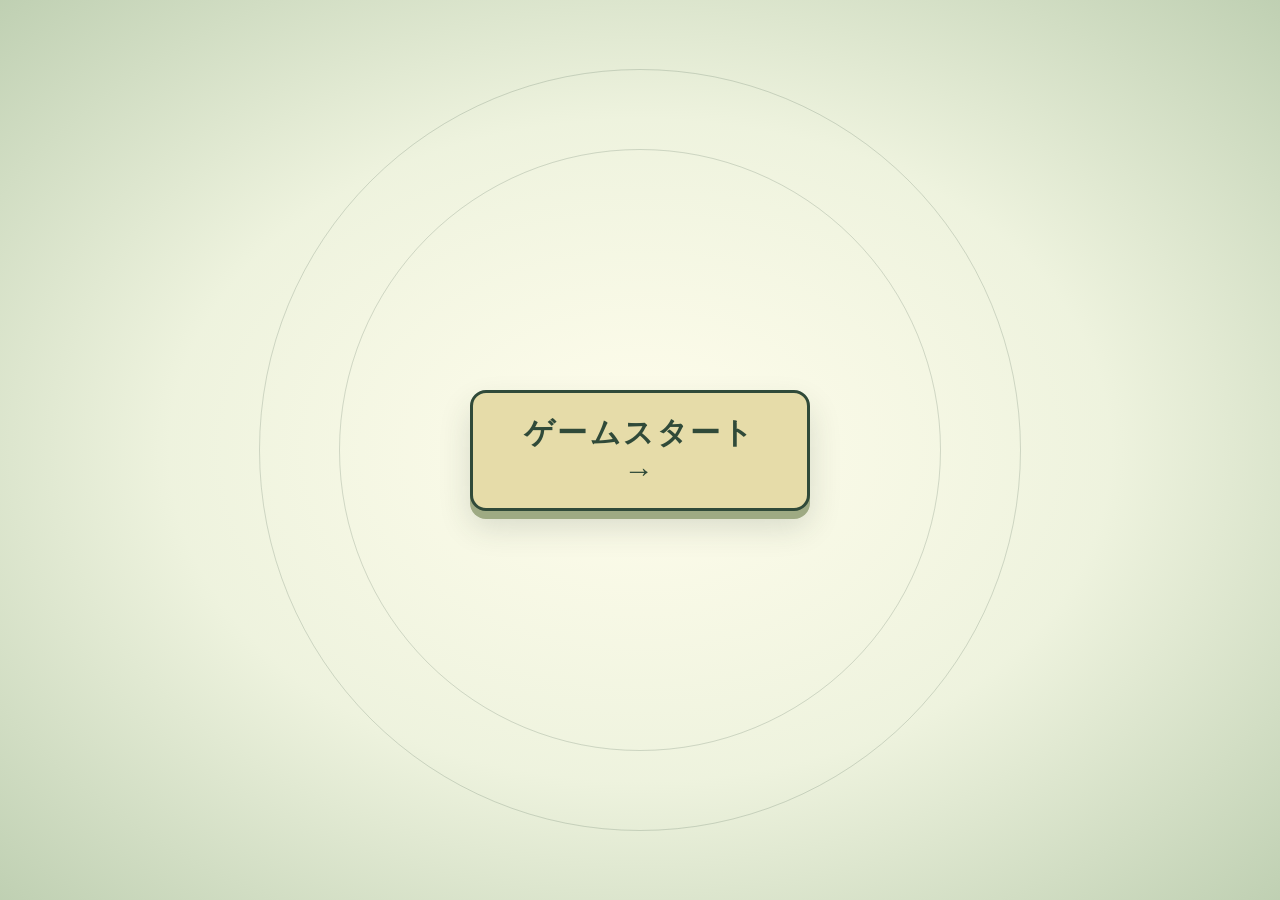
<file: index.html>
<!DOCTYPE html>
<html lang="ja">
<head>
  <meta charset="UTF-8">
  <meta name="viewport" content="width=device-width, initial-scale=1.0, viewport-fit=cover">
  <meta name="apple-mobile-web-app-capable" content="yes">
  <title>七不思議の向こう側 — スタート</title>
  <style>
    * { box-sizing: border-box; }
    html, body { width: 100%; min-height: 100%; margin: 0; }
    body {
      min-height: 100svh; display: grid; place-items: center; padding: 24px;
      background: radial-gradient(ellipse at center, rgba(255,253,235,.96) 0%, rgba(237,242,220,.94) 52%, rgba(190,207,177,.98) 100%);
      font-family: -apple-system, BlinkMacSystemFont, "Hiragino Kaku Gothic ProN", "Yu Gothic", sans-serif;
      overflow: hidden;
    }
    body::before, body::after { content: ""; position: fixed; pointer-events: none; border: 1px solid rgba(48,74,57,.18); border-radius: 50%; }
    body::before { width: min(88vw, 760px); aspect-ratio: 1; }
    body::after { width: min(70vw, 600px); aspect-ratio: 1; }

    .start-button {
      position: relative; z-index: 1; width: min(82vw, 340px); min-height: 86px;
      padding: 20px 28px; border: 3px solid #304a39; border-radius: 16px;
      background: #e6dca9; color: #304a39; font-size: clamp(22px, 4vw, 30px);
      font-weight: 800; letter-spacing: .08em; cursor: pointer;
      box-shadow: 0 8px 0 #9eaa83, 0 16px 32px rgba(37,57,43,.16);
      transition: transform .18s ease, box-shadow .18s ease, background .18s ease;
      -webkit-tap-highlight-color: transparent;
    }
    .start-button:hover { background: #f4eac0; transform: translateY(-3px); box-shadow: 0 11px 0 #9eaa83, 0 20px 36px rgba(37,57,43,.18); }
    .start-button:active { transform: translateY(5px); box-shadow: 0 3px 0 #9eaa83; }
    .start-button:focus-visible { outline: 4px solid #527aab; outline-offset: 6px; }

    /* 説明パネル */
    .intro { display: none; position: relative; z-index: 1; width: min(640px, 100%); text-align: center;
      padding: clamp(26px, 5vw, 48px); border: 2px solid #91a98d; border-radius: 22px;
      color: #f8f5e9; background: linear-gradient(145deg, #405d4d, #2c4638);
      box-shadow: 0 18px 42px rgba(32,54,39,.22); }
    .intro.show { display: block; animation: introIn .6s ease both; }
    .intro-text { margin: 0 0 30px; font-size: clamp(15px, 2.4vw, 19px); line-height: 2.1; letter-spacing: .04em; }
    .intro-text span { display: block; }
    .intro-text .note { margin-top: 14px; color: #e6dca9; font-weight: 700; }
    .intro .start-button { width: min(300px, 100%); min-height: 64px; font-size: 20px; box-shadow: 0 5px 0 #b5a96f; border: 0; }
    .intro .start-button:hover { box-shadow: 0 7px 0 #b5a96f; }
    .intro .start-button:active { box-shadow: 0 2px 0 #b5a96f; }
    @keyframes introIn { from { opacity: 0; transform: translateY(18px) scale(.985); } to { opacity: 1; transform: none; } }
  </style>
</head>
<body>
  <button id="startButton" class="start-button" type="button">ゲームスタート　→</button>

  <section id="intro" class="intro">
    <p class="intro-text">
      <span>七不思議の内、六つ目までの謎の在処は分かっている。</span>
      <span>謎を解くと、とある言葉が浮かび上がってくるから、</span>
      <span>それを解答欄に「ひらがな」で記入しよう。</span>
      <span>それぞれの場所の謎を全て解き、</span>
      <span>七つ目の謎に辿り着こう。</span>
      <span class="note">なお、最初の六つの謎は、どこから解き始めても構わない。</span>
    </p>
    <button class="start-button" type="button" onclick="location.href='game.html'">謎に挑む　→</button>
  </section>

  <script>
    document.getElementById("startButton").addEventListener("click", function () {
      this.style.display = "none";
      document.getElementById("intro").classList.add("show");
    });
  </script>
</body>
</html>
</file>
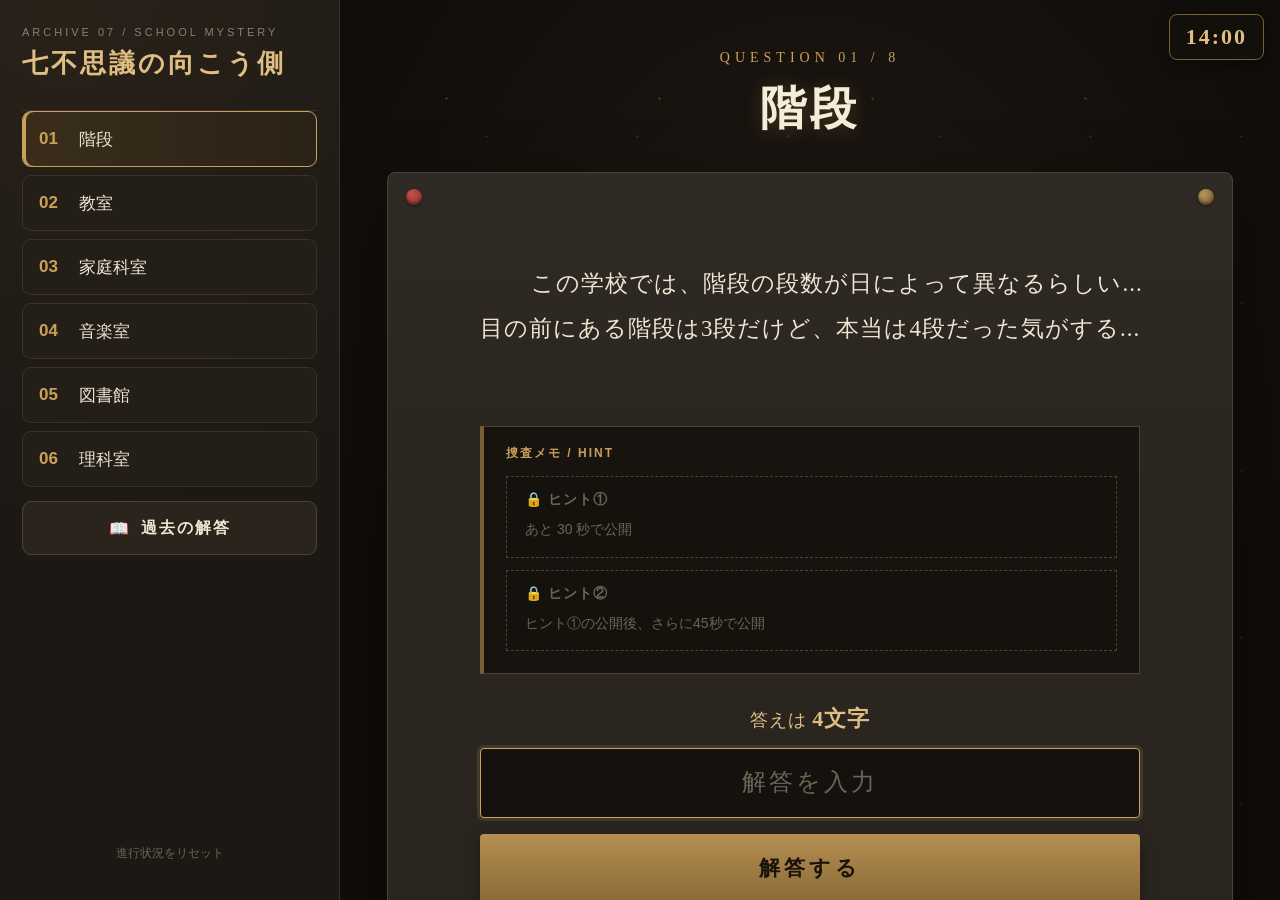
<file: game.html>
<!DOCTYPE html>
<html lang="ja">
<head>
  <meta charset="UTF-8">
  <meta name="viewport" content="width=device-width, initial-scale=1.0, viewport-fit=cover">
  <meta name="apple-mobile-web-app-capable" content="yes">
  <meta name="apple-mobile-web-app-status-bar-style" content="black-translucent">
  <title>七不思議の向こう側 — ゲーム</title>
  <link rel="stylesheet" href="style.css">
</head>
<body>
  <div class="app">
    <div id="gameTimer" class="game-timer" aria-label="残り時間">12:00</div>
    <aside class="sidebar">
      <div class="sidebar-title">
        <div class="small-title">ARCHIVE 07 / SCHOOL MYSTERY</div>
        <h1>七不思議の向こう側</h1>
        <div class="school-subtitle"> </div>
      </div>
      <nav id="questionList" class="question-list"></nav>
      <button id="answersButton" class="sidebar-button">
        <span>📖</span><span>過去の解答</span>
      </button>
      <button id="resetButton" class="reset-button">進行状況をリセット</button>
    </aside>
    <main class="main"><div id="content" class="content"></div></main>
  </div>
  <div id="toast" class="toast"></div>
  <script src="script.js"></script>
</body>
</html>
</file>
<file: style.css>
/* =========================================================
   旧校舎ミステリー風デザイン（暗い茶色 × 金）
========================================================= */

:root {
  --bg: #14110e;
  --panel: #1c1814;
  --panel-2: #231e18;
  --card: #2a251f;
  --line: #3a3228;
  --line-2: #4d4235;
  --gold: #c9a15a;
  --gold-light: #e0be82;
  --gold-dark: #7a5f33;
  --text: #efe6d3;
  --muted: #8a7f6e;
  --red: #8b2e2a;
  --serif: "Hiragino Mincho ProN", "Yu Mincho", "Noto Serif JP", "MS PMincho", serif;
  --sans: -apple-system, BlinkMacSystemFont, "Helvetica Neue", "Hiragino Kaku Gothic ProN", "Yu Gothic", "Meiryo", sans-serif;
}

* {
  box-sizing: border-box;
  -webkit-tap-highlight-color: transparent;
}

html,
body {
  margin: 0;
  width: 100%;
  height: 100%;
  overflow: hidden;
}

body {
  font-family: var(--sans);
  background: var(--bg);
  color: var(--text);
}

button,
input {
  font: inherit;
}

button {
  cursor: pointer;
  touch-action: manipulation;
}

.app {
  display: flex;
  width: 100vw;
  height: 100vh;
  height: 100dvh;
}

/* =========================
   サイドバー
========================= */

.sidebar {
  width: 340px;
  min-width: 340px;
  height: 100%;
  padding: 26px 22px 20px;
  background:
    radial-gradient(circle at 20% 0%, rgba(201,161,90,.07), transparent 55%),
    var(--panel);
  border-right: 1px solid var(--line);
  display: flex;
  flex-direction: column;
  overflow-y: auto;
}

.sidebar::-webkit-scrollbar { width: 8px; }
.sidebar::-webkit-scrollbar-thumb { background: var(--line-2); border-radius: 8px; }

.sidebar-title {
  padding: 0 0 20px;
  border-bottom: 1px solid var(--line);
}

.small-title {
  font-size: 11px;
  letter-spacing: 3px;
  color: var(--muted);
  margin-bottom: 8px;
}

.sidebar-title h1 {
  margin: 0;
  font-family: var(--serif);
  font-size: 26px;
  letter-spacing: 3px;
  line-height: 1.4;
  color: var(--gold-light);
}

.school-subtitle {
  margin-top: 8px;
  font-size: 12px;
  letter-spacing: 1.5px;
  color: var(--muted);
}

.progress {
  padding: 18px 0 16px;
}

.progress-text {
  display: flex;
  justify-content: space-between;
  color: #a89c86;
  font-size: 13px;
  margin-bottom: 9px;
}

.progress-bar {
  height: 6px;
  border-radius: 10px;
  background: #3a3228;
  overflow: hidden;
}

#progressBar {
  height: 100%;
  width: 0%;
  background: linear-gradient(90deg, var(--gold-dark), var(--gold-light));
  border-radius: 10px;
  transition: width .4s ease;
}

.question-list {
  display: flex;
  flex-direction: column;
  gap: 8px;
}

.question-button {
  position: relative;
  overflow: hidden;
  width: 100%;
  min-height: 56px;
  padding: 0 16px;
  border: 1px solid var(--line);
  border-radius: 9px;
  background: var(--panel-2);
  color: var(--text);
  display: flex;
  align-items: center;
  gap: 14px;
  text-align: left;
  font-family: var(--serif);
  font-size: 17px;
  transition: .15s;
}

.question-button:hover:not(:disabled) {
  border-color: var(--line-2);
  background: #2a231b;
}

.question-button:active:not(:disabled) {
  transform: scale(.98);
}

.question-button.selected {
  border-color: var(--gold);
  background: linear-gradient(90deg, #3a2d1a, #2b2217);
  box-shadow: inset 3px 0 0 var(--gold);
}

.question-button.locked {
  color: #6e6455;
  background: #1a1612;
  cursor: not-allowed;
}

.question-number {
  width: 26px;
  font-family: var(--sans);
  font-weight: 700;
  color: var(--gold);
}

.question-button.locked .question-number {
  color: #6e6455;
}

.question-status {
  margin-left: auto;
  font-size: 18px;
  font-family: var(--sans);
  color: var(--gold-light);
}

.question-button::after {
  content: "";
  position: absolute;
  inset: 0;
  background: rgba(255,255,255,.05);
  transform: translateX(-110%);
  transition: transform .25s ease;
  pointer-events: none;
}

.question-button:active:not(:disabled)::after {
  transform: translateX(0);
}

.sidebar-button,
.reset-button {
  width: 100%;
  min-height: 54px;
  border-radius: 9px;
  margin-top: 14px;
}

.sidebar-button {
  border: 1px solid var(--line-2);
  background: #2b241c;
  color: var(--text);
  display: flex;
  align-items: center;
  justify-content: center;
  gap: 10px;
  font-weight: 600;
  letter-spacing: 2px;
  transition: .15s;
}

.sidebar-button:hover {
  border-color: var(--gold-dark);
  background: #342b20;
}

.sidebar-button:active {
  transform: scale(.98);
}

.reset-button {
  margin-top: auto;
  border: none;
  background: transparent;
  color: #6e6455;
  font-size: 12px;
}

/* =========================
   メイン
========================= */

.main {
  flex: 1;
  height: 100%;
  overflow-y: auto;
  background:
    radial-gradient(circle, rgba(201,161,90,.22) 1px, transparent 1.5px) 0 0 / 213px 197px,
    radial-gradient(circle, rgba(201,161,90,.14) 1px, transparent 1.5px) 71px 53px / 151px 167px,
    radial-gradient(circle at 50% 30%, #1d1712 0%, #100d0a 65%);
}

.content {
  width: min(900px, 90%);
  min-height: 100%;
  margin: 0 auto;
  padding: 50px 0;
  display: flex;
  flex-direction: column;
  justify-content: center;
}

.question-header {
  text-align: center;
  margin-bottom: 32px;
}

.question-label {
  font-family: var(--serif);
  font-size: 14px;
  letter-spacing: 5px;
  color: var(--gold);
  margin-bottom: 12px;
}

.question-title {
  margin: 0;
  font-family: var(--serif);
  font-size: 46px;
  letter-spacing: 4px;
  color: #f6edd8;
  text-shadow: 0 2px 18px rgba(201,161,90,.25);
}

.solved-label {
  display: inline-block;
  margin-top: 14px;
  padding: 7px 16px;
  border: 1px solid var(--gold-dark);
  border-radius: 30px;
  background: #2f2615;
  color: var(--gold-light);
  font-size: 14px;
  font-weight: 700;
  letter-spacing: 1px;
}

/* 問題カード（四隅のピン付き） */
.question-card {
  position: relative;
  border: 1px solid var(--line-2);
  border-radius: 8px;
  background:
    linear-gradient(180deg, rgba(255,255,255,.025), transparent 40%),
    var(--card);
  padding: 44px 48px 38px;
  box-shadow: 0 24px 70px rgba(0,0,0,.45);
}

.question-card::before,
.question-card::after {
  content: "";
  position: absolute;
  top: 16px;
  width: 16px;
  height: 16px;
  border-radius: 50%;
  box-shadow: inset 0 -2px 3px rgba(0,0,0,.4), 0 1px 3px rgba(0,0,0,.5);
}

.question-card::before {
  left: 18px;
  background: radial-gradient(circle at 35% 30%, #c0524c, var(--red));
}

.question-card::after {
  right: 18px;
  background: radial-gradient(circle at 35% 30%, #b8975a, #6e552b);
}

.problem {
  white-space: pre-wrap;
  text-align: center;
  font-family: var(--serif);
  font-size: 23px;
  line-height: 1.95;
  letter-spacing: 1px;
  margin: 0 0 30px;
  color: var(--text);
}

/* 最終問題の注意書き */
.final-warning {
  max-width: 640px;
  margin: -6px auto 26px;
  padding: 12px 18px;
  border: 1px solid #8f5a42;
  border-radius: 8px;
  background: rgba(139, 46, 42, .18);
  color: #f0c1ad;
  font-size: 15px;
  line-height: 1.7;
  text-align: center;
}

.final-warning strong {
  color: #ffd9c8;
  text-decoration: underline;
}

/* =========================
   ヒント（捜査メモ）
========================= */

.hint-area {
  max-width: 660px;
  margin: 0 auto 30px;
  padding: 18px 22px 22px;
  border: 1px solid var(--line-2);
  border-left: 4px solid var(--gold-dark);
  background: #17130f;
}

.hint-area::before {
  content: "捜査メモ / HINT";
  display: block;
  margin-bottom: 14px;
  font-size: 12px;
  font-weight: 700;
  letter-spacing: 2px;
  color: var(--gold);
}

.hint-box {
  padding: 14px 18px;
  border: 1px dashed var(--line-2);
  background: #1d1812;
}

.hint-box + .hint-box {
  margin-top: 12px;
}

.hint-label {
  font-size: 14px;
  font-weight: 700;
  letter-spacing: 1px;
  color: var(--gold-light);
  margin-bottom: 8px;
}

.hint-text {
  font-family: var(--serif);
  font-size: 16px;
  line-height: 1.8;
  color: #e4d9c2;
}

.hint-box.locked {
  background: #15110d;
}

.hint-box.locked .hint-label,
.hint-box.locked .hint-text {
  color: #6e6455;
}

.hint-box.locked .hint-text {
  font-family: var(--sans);
  font-size: 14px;
}

.hint-box.open:nth-of-type(2) {
  background: #201815;
}

.hint-box.hint-new {
  animation: hintGlow 1.6s ease;
}

@keyframes hintGlow {
  0%   { box-shadow: 0 0 0 rgba(201,161,90,0); transform: translateY(8px); opacity: .3; }
  30%  { box-shadow: 0 0 26px rgba(201,161,90,.5); transform: translateY(0); opacity: 1; }
  100% { box-shadow: 0 0 0 rgba(201,161,90,0); }
}

/* =========================
   解答欄
========================= */

.answer-area {
  max-width: 660px;
  margin: 0 auto;
}

.answer-input {
  width: 100%;
  height: 70px;
  padding: 0 20px;
  border-radius: 4px;
  border: 1px solid var(--line-2);
  outline: none;
  background: #14110e;
  color: #fff8e8;
  font-family: var(--serif);
  font-size: 24px;
  letter-spacing: 3px;
  text-align: center;
  transition: border-color .2s, box-shadow .2s;
}

.answer-input::placeholder {
  color: #6e6455;
  letter-spacing: 3px;
}

.answer-input:focus {
  border-color: var(--gold);
  box-shadow: 0 0 0 3px rgba(201,161,90,.15);
}

.answer-input:disabled {
  opacity: 1;
  border-color: var(--gold-dark);
  background: #1d1810;
  color: var(--gold-light);
  cursor: not-allowed;
}

.submit-button {
  width: 100%;
  height: 68px;
  margin-top: 16px;
  border: none;
  border-radius: 4px;
  background: linear-gradient(180deg, #b58f52, #8a6a37);
  color: #1a130a;
  font-family: var(--serif);
  font-size: 21px;
  font-weight: 800;
  letter-spacing: 4px;
  box-shadow: 0 6px 18px rgba(0,0,0,.35);
  transition: filter .15s, transform .1s;
}

.submit-button:hover:not(:disabled) {
  filter: brightness(1.1);
}

.submit-button:active {
  transform: scale(.985);
}

.submit-button:disabled {
  background: #3a3125;
  color: #7d705c;
  box-shadow: none;
  cursor: not-allowed;
}

.message {
  min-height: 30px;
  margin-top: 16px;
  text-align: center;
  font-size: 16px;
  font-weight: 700;
}

.message.correct { color: var(--gold-light); }
.message.incorrect { color: #f0a090; }

.next-button {
  display: block;
  width: 100%;
  height: 62px;
  margin-top: 16px;
  border: 1px solid var(--gold);
  border-radius: 4px;
  background: #2f2615;
  color: var(--gold-light);
  font-family: var(--serif);
  font-size: 18px;
  font-weight: 700;
  letter-spacing: 3px;
}

.next-button:hover { background: #3a2f1a; }
.next-button:active { transform: scale(.985); }

/* =========================
   過去の解答
========================= */

.answers-page {
  justify-content: flex-start;
}

.page-title {
  text-align: center;
  font-family: var(--serif);
  font-size: 36px;
  letter-spacing: 4px;
  color: #f6edd8;
  margin: 0 0 30px;
}

.answers-list {
  display: flex;
  flex-direction: column;
  gap: 12px;
}

.answer-record {
  padding: 20px 24px;
  border: 1px solid var(--line-2);
  border-left: 4px solid var(--gold-dark);
  border-radius: 4px;
  background: var(--card);
}

.answer-record-title {
  color: var(--muted);
  font-size: 13px;
  letter-spacing: 1px;
  margin-bottom: 8px;
}

.answer-record-value {
  font-family: var(--serif);
  font-size: 22px;
  font-weight: 700;
  letter-spacing: 2px;
  color: var(--gold-light);
  word-break: break-word;
}

.empty-answers {
  text-align: center;
  color: var(--muted);
  padding: 60px 20px;
  font-size: 18px;
}

/* =========================
   結果画面
========================= */

.clear-page {
  text-align: center;
}

.clear-icon {
  font-size: 70px;
  margin-bottom: 15px;
}

.clear-title {
  font-family: var(--serif);
  font-size: 50px;
  margin: 0 0 18px;
  letter-spacing: 6px;
  color: var(--gold-light);
}

.clear-title.fail {
  color: #c98a80;
}

.clear-text {
  font-family: var(--serif);
  font-size: 21px;
  line-height: 2;
  color: #cbbfa8;
}

/* =========================
   タイマー・トースト
========================= */

.game-timer {
  position: fixed;
  z-index: 50;
  top: 14px;
  right: 16px;
  padding: 9px 16px;
  border: 1px solid var(--gold-dark);
  border-radius: 8px;
  background: rgba(20, 17, 14, .92);
  color: var(--gold-light);
  font-family: var(--serif);
  font-weight: 800;
  font-size: 22px;
  letter-spacing: 2px;
  font-variant-numeric: tabular-nums;
  box-shadow: 0 4px 14px rgba(0,0,0,.4);
}

.game-timer.timer-warning {
  color: #f0a090;
  border-color: #a8503f;
  animation: timerPulse 1s ease-in-out infinite alternate;
}

@keyframes timerPulse {
  from { transform: scale(1); }
  to { transform: scale(1.06); }
}

.toast {
  position: fixed;
  left: 50%;
  bottom: 35px;
  transform: translate(-50%, 20px);
  padding: 13px 24px;
  border-radius: 30px;
  background: #2b241c;
  color: var(--text);
  border: 1px solid var(--gold-dark);
  opacity: 0;
  pointer-events: none;
  transition: .25s;
  z-index: 100;
}

.toast.show {
  opacity: 1;
  transform: translate(-50%, 0);
}

/* =========================
   レスポンシブ
========================= */

@media (max-width: 1000px) {
  .sidebar {
    width: 260px;
    min-width: 260px;
    padding-left: 16px;
    padding-right: 16px;
  }

  .sidebar-title h1 { font-size: 22px; }
  .content { width: 92%; }
  .question-card { padding: 38px 26px 28px; }
  .question-title { font-size: 36px; }
  .problem { font-size: 20px; }
}

@media (orientation: portrait) {
  .sidebar {
    width: 230px;
    min-width: 230px;
  }

  .content { padding: 30px 0; }
  .question-card { padding: 34px 22px 24px; }
  .problem { font-size: 18px; }
}

/* =========================
   アニメーション
========================= */

.content.page-enter {
  animation: pageEnter .42s cubic-bezier(.2,.8,.2,1);
}

@keyframes pageEnter {
  from { opacity: 0; transform: translateY(18px) scale(.985); }
  to { opacity: 1; transform: translateY(0) scale(1); }
}

.question-card.card-enter {
  animation: cardEnter .5s cubic-bezier(.16,1,.3,1);
}

@keyframes cardEnter {
  from { opacity: 0; transform: translateY(28px) scale(.97); }
  to { opacity: 1; transform: translateY(0) scale(1); }
}

.question-button.just-unlocked {
  animation: unlockButton .8s cubic-bezier(.2,1.5,.4,1);
}

@keyframes unlockButton {
  0% { transform: scale(.88); opacity: .35; }
  45% { transform: scale(1.08); }
  70% { transform: scale(.96); }
  100% { transform: scale(1); opacity: 1; }
}

.unlock-overlay {
  position: fixed;
  inset: 0;
  z-index: 200;
  display: flex;
  align-items: center;
  justify-content: center;
  background: rgba(8, 6, 4, .8);
  backdrop-filter: blur(7px);
  animation: overlayIn .25s ease;
}

.unlock-overlay.hide {
  animation: overlayOut .35s ease forwards;
}

@keyframes overlayIn { from { opacity: 0; } to { opacity: 1; } }
@keyframes overlayOut { from { opacity: 1; } to { opacity: 0; } }

.unlock-box {
  position: relative;
  width: min(520px, 82vw);
  padding: 42px 35px 38px;
  border: 1px solid var(--gold-dark);
  border-radius: 10px;
  background: linear-gradient(145deg, #2a2118, #17120d);
  box-shadow:
    0 30px 100px rgba(0,0,0,.6),
    0 0 70px rgba(201,161,90,.14);
  text-align: center;
  animation: unlockBox .65s cubic-bezier(.16,1.4,.3,1);
}

@keyframes unlockBox {
  0% { opacity: 0; transform: scale(.65) translateY(30px); }
  60% { transform: scale(1.06) translateY(-4px); }
  100% { opacity: 1; transform: scale(1) translateY(0); }
}

.unlock-lock {
  position: relative;
  width: 92px;
  height: 110px;
  margin: 0 auto 20px;
}

.lock-body {
  position: absolute;
  left: 17px;
  bottom: 4px;
  width: 58px;
  height: 56px;
  border-radius: 9px;
  background: linear-gradient(145deg, #d2b36a, #86682e);
  box-shadow: inset 0 3px 5px rgba(255,255,255,.3);
}

.lock-shackle {
  position: absolute;
  left: 29px;
  top: 5px;
  width: 34px;
  height: 55px;
  border: 8px solid #b8964d;
  border-bottom: 0;
  border-radius: 20px 20px 0 0;
  transform-origin: 50% 100%;
}

.unlock-lock.open .lock-shackle {
  animation: shackleOpen .65s cubic-bezier(.16,1.3,.3,1) forwards;
}

@keyframes shackleOpen {
  0% { transform: rotate(0) translate(0,0); }
  55% { transform: rotate(-22deg) translate(-1px,-3px); }
  100% { transform: rotate(-42deg) translate(-5px,-13px); }
}

.lock-keyhole {
  position: absolute;
  left: 42px;
  top: 68px;
  width: 8px;
  height: 15px;
  border-radius: 6px;
  background: #2a2216;
}

.unlock-spark {
  position: absolute;
  inset: -35px;
  pointer-events: none;
}

.unlock-spark span {
  position: absolute;
  left: 50%;
  top: 50%;
  width: 5px;
  height: 18px;
  border-radius: 5px;
  background: #f0d595;
  opacity: 0;
}

.unlock-spark span:nth-child(1) { --r: 0deg;   transform: rotate(0deg)   translateY(-75px); }
.unlock-spark span:nth-child(2) { --r: 45deg;  transform: rotate(45deg)  translateY(-75px); }
.unlock-spark span:nth-child(3) { --r: 90deg;  transform: rotate(90deg)  translateY(-75px); }
.unlock-spark span:nth-child(4) { --r: 135deg; transform: rotate(135deg) translateY(-75px); }
.unlock-spark span:nth-child(5) { --r: 180deg; transform: rotate(180deg) translateY(-75px); }
.unlock-spark span:nth-child(6) { --r: 225deg; transform: rotate(225deg) translateY(-75px); }
.unlock-spark span:nth-child(7) { --r: 270deg; transform: rotate(270deg) translateY(-75px); }
.unlock-spark span:nth-child(8) { --r: 315deg; transform: rotate(315deg) translateY(-75px); }

.unlock-spark.play span {
  animation: spark .7s ease-out forwards;
}

@keyframes spark {
  0% { opacity: 0; transform-origin: 0 75px; }
  25% { opacity: 1; }
  100% { opacity: 0; transform: rotate(var(--r, 0deg)) translateY(-105px); }
}

.unlock-title {
  margin: 0;
  font-family: var(--serif);
  color: var(--gold-light);
  font-size: 30px;
  letter-spacing: 4px;
}

.unlock-subtitle {
  margin: 12px 0 0;
  color: #d4c8b0;
  font-size: 17px;
}

.unlock-next {
  margin-top: 25px;
  color: #8a7f6e;
  font-size: 13px;
}

.question-card.correct-flash {
  animation: correctFlash .65s ease;
}

@keyframes correctFlash {
  0% { box-shadow: 0 0 0 rgba(201,161,90,0); }
  35% { box-shadow: 0 0 0 2px rgba(201,161,90,.55), 0 0 55px rgba(201,161,90,.35); }
  100% { box-shadow: 0 24px 70px rgba(0,0,0,.45); }
}

.solved-label {
  animation: solvedPop .45s cubic-bezier(.2,1.5,.4,1);
}

@keyframes solvedPop {
  from { opacity: 0; transform: scale(.5); }
  to { opacity: 1; transform: scale(1); }
}

.answer-area.wrong {
  animation: wrongShake .38s ease;
}

@keyframes wrongShake {
  0%,100% { transform: translateX(0); }
  20% { transform: translateX(-10px); }
  40% { transform: translateX(9px); }
  60% { transform: translateX(-6px); }
  80% { transform: translateX(4px); }
}

.answer-input.locked-success {
  animation: inputLock .5s ease;
}

@keyframes inputLock {
  0% { transform: scale(1); }
  45% { transform: scale(1.025); }
  100% { transform: scale(1); }
}

.next-button {
  animation: nextAppear .45s .1s both cubic-bezier(.2,1.4,.4,1);
}

@keyframes nextAppear {
  from { opacity: 0; transform: translateY(12px); }
  to { opacity: 1; transform: translateY(0); }
}

.clear-page {
  animation: clearIn .8s cubic-bezier(.16,1,.3,1);
}

@keyframes clearIn {
  from { opacity: 0; transform: scale(.88); }
  to { opacity: 1; transform: scale(1); }
}

.clear-icon {
  animation: clearUnlock 1s cubic-bezier(.16,1.5,.3,1);
}

@keyframes clearUnlock {
  0% { transform: rotate(-20deg) scale(.3); opacity: 0; }
  50% { transform: rotate(12deg) scale(1.15); opacity: 1; }
  100% { transform: rotate(0) scale(1); }
}

.clear-page::before,
.clear-page::after {
  content: "✦";
  position: fixed;
  color: var(--gold-light);
  font-size: 25px;
  animation: floatParticle 2.5s ease-in-out infinite;
}

.clear-page::before { left: 25%; top: 28%; }
.clear-page::after { right: 25%; top: 40%; animation-delay: .8s; }

@keyframes floatParticle {
  0%,100% { opacity: .2; transform: translateY(0) rotate(0); }
  50% { opacity: 1; transform: translateY(-22px) rotate(25deg); }
}

@media (prefers-reduced-motion: reduce) {
  *,
  *::before,
  *::after {
    animation-duration: .01ms !important;
    animation-iteration-count: 1 !important;
    transition-duration: .01ms !important;
  }
}
/* 解答文字数 */
.answer-length {
  margin: 0 0 14px;
  text-align: center;
  color: var(--gold-light);
  font-family: var(--serif);
  font-size: 18px;
  letter-spacing: 1px;
}
.answer-length strong { font-size: 22px; }


/* ==========================================
   第7問クリア後の特別ポップアップ
========================================== */

.story-popup-overlay {
  position: fixed;
  inset: 0;
  z-index: 300;

  display: flex;
  align-items: center;
  justify-content: center;

  padding: 24px;

  background: rgba(8, 6, 4, 0.88);
  backdrop-filter: blur(8px);

  animation: storyFadeIn 0.35s ease;
}

.story-popup {
  width: min(520px, 100%);
  padding: 45px 32px;

  text-align: center;

  border: 1px solid var(--gold-dark);
  border-radius: 12px;

  background: linear-gradient(
    145deg,
    #2a2118,
    #17120d
  );

  box-shadow:
    0 25px 80px rgba(0, 0, 0, 0.65),
    0 0 50px rgba(201, 161, 90, 0.12);

  animation: storyPopupIn 0.6s cubic-bezier(.16,1.3,.3,1);
}

.story-popup-icon {
  font-size: 42px;
  color: var(--gold-light);
  margin-bottom: 12px;
}

.story-popup-label {
  font-size: 12px;
  letter-spacing: 4px;
  color: var(--gold);
  margin-bottom: 16px;
}

.story-popup-title {
  font-family: var(--serif);
  font-size: 30px;
  color: var(--gold-light);
  letter-spacing: 3px;
  margin: 0 0 28px;
}

.story-popup-text {
  font-family: var(--serif);
  font-size: 19px;
  line-height: 2.2;
  color: var(--text);
  margin-bottom: 32px;
}

.story-popup-button {
  width: 100%;
  min-height: 58px;

  border: none;
  border-radius: 6px;

  background: linear-gradient(
    180deg,
    #c9a15a,
    #8a6a37
  );

  color: #1a130a;
  font-family: var(--serif);
  font-size: 19px;
  font-weight: 800;
  letter-spacing: 3px;

  cursor: pointer;
  transition: transform .2s, filter .2s;
}

.story-popup-button:hover {
  filter: brightness(1.12);
}

.story-popup-button:active {
  transform: scale(0.97);
}

.story-popup-overlay.hide {
  animation: storyFadeOut .35s ease forwards;
}

@keyframes storyFadeIn {
  from { opacity: 0; }
  to { opacity: 1; }
}

@keyframes storyFadeOut {
  from { opacity: 1; }
  to { opacity: 0; }
}

@keyframes storyPopupIn {
  from {
    opacity: 0;
    transform: translateY(30px) scale(.88);
  }
  to {
    opacity: 1;
    transform: translateY(0) scale(1);
  }
}

@media (max-width: 600px) {
  .story-popup {
    padding: 32px 20px;
  }

  .story-popup-title {
    font-size: 25px;
  }

  .story-popup-text {
    font-size: 16px;
  }
}

/* ==========================================
   最終問題の判定待機演出
========================================== */

.final-judging-overlay {
  position: fixed;
  inset: 0;
  z-index: 5000;

  display: flex;
  align-items: center;
  justify-content: center;

  background: rgba(10, 7, 5, 0.96);
  backdrop-filter: blur(8px);

  animation: judgingFadeIn 0.4s ease;
}

.final-judging-box {
  text-align: center;
  padding: 40px 24px;
}

.final-judging-label {
  font-size: 12px;
  letter-spacing: 5px;
  color: #b99455;
  margin-bottom: 35px;
}

.final-judging-text {
  font-family: var(--serif);
  font-size: clamp(26px, 6vw, 40px);
  color: #f0dfbd;
  letter-spacing: 5px;
}

#judgingDots {
  display: inline-block;
  width: 3em;
  text-align: left;
  color: #d6a65a;
}

@keyframes judgingFadeIn {
  from { opacity: 0; }
  to { opacity: 1; }
}
</file>
